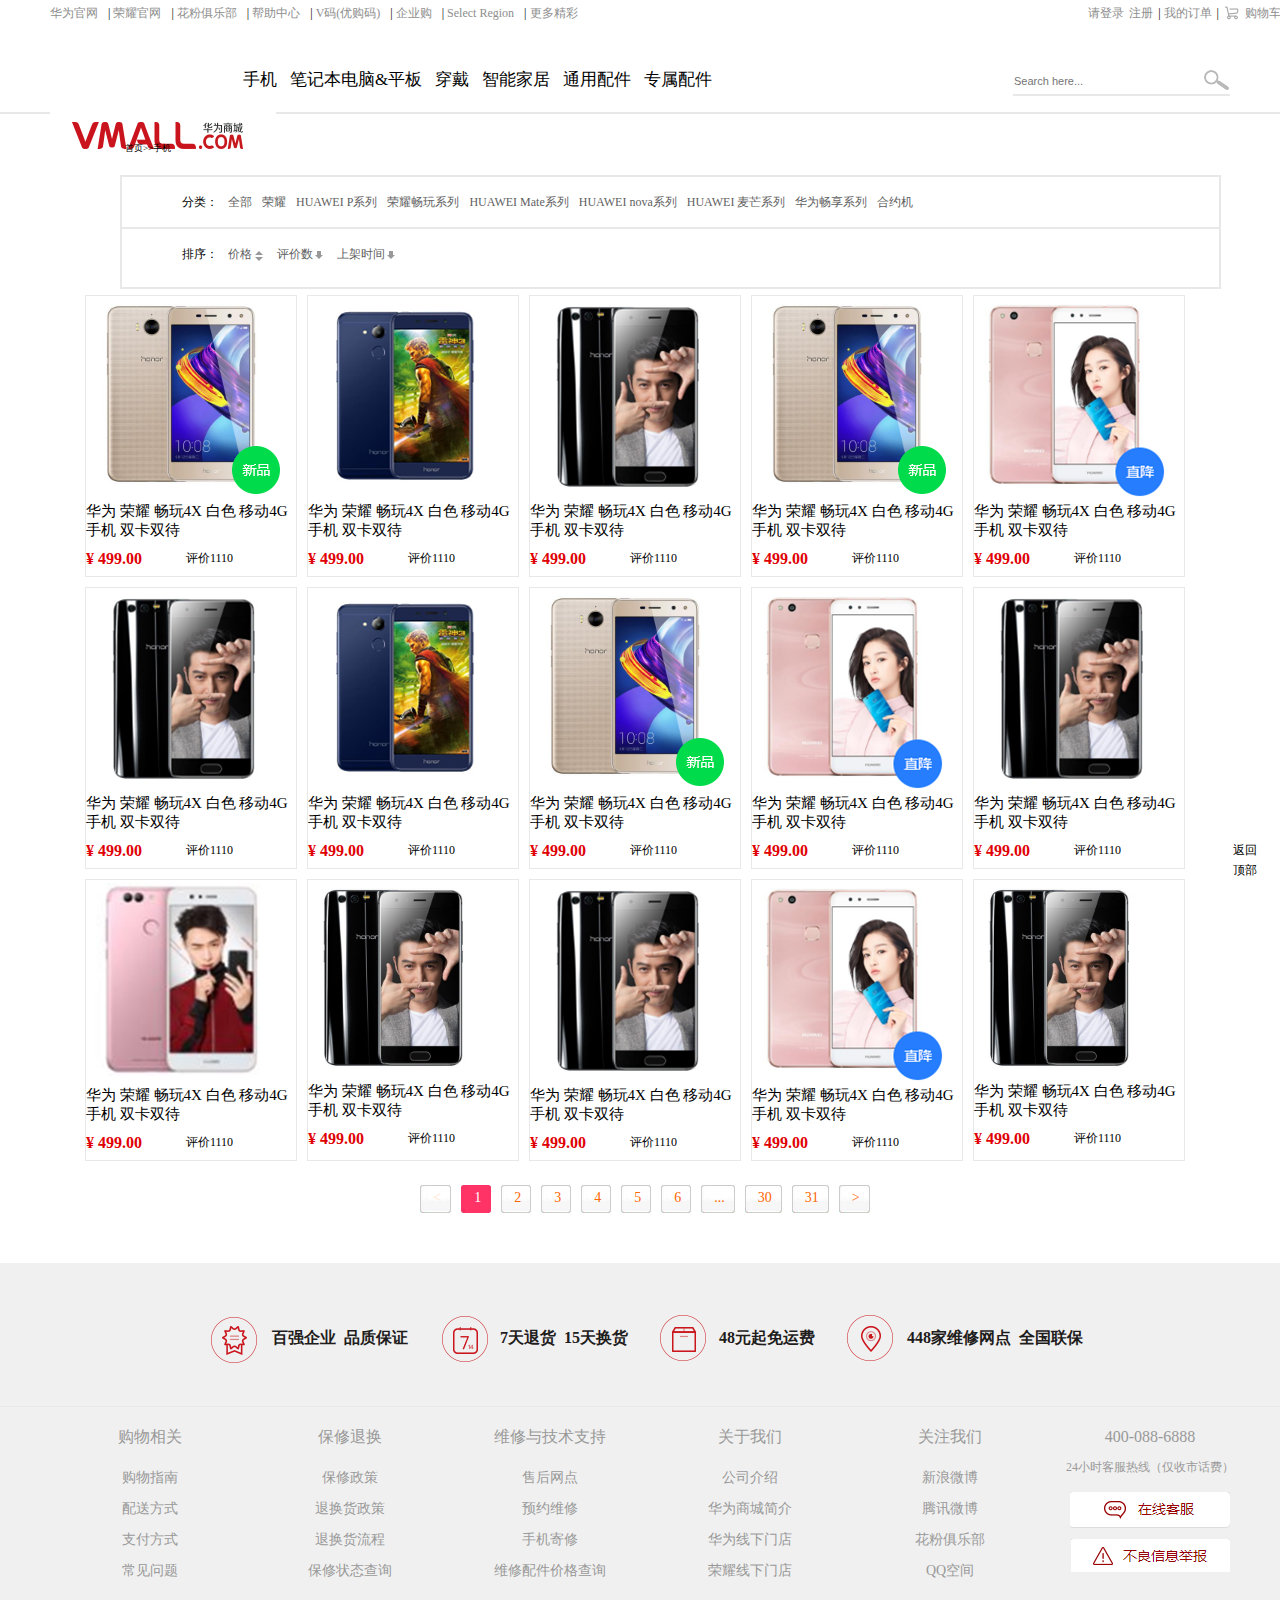
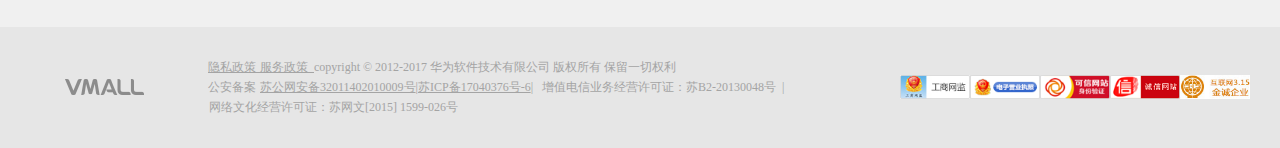
<file: 华为商城/华为商城2/huaweishoulist.html>
<!doctype html>
<html>
<head>
<meta charset="utf-8">
<link rel= "shortcut icon" type = "image/x-icon" href="../华为商城1/icon/华为图标.jpg"/>
<title>商城列表</title>
	<link href="css/showlist.css" rel="stylesheet" type="text/css">
	<script type="text/javascript">
		function show(n)
			{  
			document.getElementById(n).style.display="block";
			}
		function hide(n)
			{	
			document.getElementById(n).style.display="none";
			}
	</script>
	<script type="text/javascript">
	window.onload = function(){
	  var oTop = document.getElementById("to_top");
	  var screenw = document.documentElement.clientWidth || document.body.clientWidth;
	  var screenh = document.documentElement.clientHeight || document.body.clientHeight;
	  oTop.style.left = screenw - oTop.offsetWidth +"px";
	  oTop.style.top = screenh - oTop.offsetHeight + "px";
	  window.onscroll = function(){
		var scrolltop = document.documentElement.scrollTop || document.body.scrollTop;
		oTop.style.top = screenh - oTop.offsetHeight + scrolltop +"px";
	  }
	  oTop.onclick = function(){
		document.documentElement.scrollTop = document.body.scrollTop =0;
	  }
	  
	  	var messageshow = document.getElementsByClassName('messageshow');
		for(var i = 0; i<messageshow.length;i++){messageshow[i].index = i;}
		for(var i = 0; i<messageshow.length;i++)
		{
		  messageshow[i].onmouseover = function()
		  {
		  	messageshow[this.index].style.display = 'block';
		  }
		  messageshow[i].onmouseout = function()
		  {
		  	messageshow[this.index].style.display = 'none';
		  }
	
		}
     
	}  
	
	</script>
	</head>
<body>
	<div class="top">
		<div class="top_content">
			<div class="top_content_left">
			<ul>
				<li><a href="../华为商城1/index.html">华为官网</a></li>
				<li><span>|</span><a href="../华为商城4/商品详情页.html">荣耀官网</a></li>
				<li><span>|</span><a href="../华为商城4/商品详情页.html">花粉俱乐部</a></li>
				<li><span>|</span><a href="../华为商城4/商品详情页.html">帮助中心</a></li>
				<li><span>|</span><a href="../华为商城4/商品详情页.html">V码(优购码)</a></li>
				<li><span>|</span><a href="../华为商城4/商品详情页.html">企业购</a></li>
				<li><span>|</span><a href="../华为商城4/商品详情页.html">Select Region</a></li>
				<li><span>|</span><a href="../华为商城4/商品详情页.html">更多精彩</a></li>
			</ul>
		</div>
			<div class="top_content_right">
			<ul>
				<li><span>|</span><a href="../华为商城3/华为购物车.html"><img src="image/QQ图片20171122162431.png">购物车(0)</a></li>
				<li><span>|</span><a href="../华为商城4/商品详情页.html">我的订单</a></li>
				<li><a href="../华为商城4/商品详情页.html">注册</a></li>
				<li><a href="../华为商城4/商品详情页.html">请登录</a></li>
			</ul>
			</div>
	</div></div>
		<div class="top_bottom">
		  
			<div class="top_mid">
				
				<div class="top_mid2">
					
					<div class="top_mid_right">
						<ul>
							<li><a href="../华为商城4/商品详情页.html" onMouseOver="show('ite1')" onMouseOut="hide('ite1')">手机</a></li>
						<li><a href="../华为商城4/商品详情页.html"  onmouseover="show('ite2')" onMouseOut="hide('ite2')">笔记本电脑&amp;平板</a></li>
						<li><a href="../华为商城4/商品详情页.html" onMouseOver="show('ite3')" onMouseOut="hide('ite3')">穿戴</a></li>
						<li><a href="../华为商城4/商品详情页.html" onMouseOver="show('ite4')" onMouseOut="hide('ite4')">智能家居</a></li>
						<li><a href="../华为商城4/商品详情页.html" onMouseOver="show('ite5')" onMouseOut="hide('ite5')">通用配件</a></li>
						<li><a href="../华为商城4/商品详情页.html" >专属配件</a></li>
					    </ul>
					</div>
					<div class="top_search">
				<form action="" method="post">
						<input type="text" placeholder="Search here..." class="search_text">
					</form>
			</div>
				</div>
				<div class="top_mid_img"><img src="image/logo.png"></div>
			</div>
			
		</div>
			<div  id="ite1" class="messageshow" >
		        <div class="message_top"> <ul>
								<li class="messages1"><a href="../华为商城4/商品详情页.html">全部手机&gt;</a></li>
								<li><a href="../华为商城4/商品详情页.html">HUAWEI P系列</a></li>
								<li><a href="../华为商城4/商品详情页.html">荣耀畅玩系列</a></li>
								<li><a href="../华为商城4/商品详情页.html">HUAWEI Mate系列</a></li>
								<li><a href="../华为商城4/商品详情页.html">HUAWEI nova系列</a></li>
								<li><a href="../华为商城4/商品详情页.html">HUAWEI 麦芒系列</a></li>
								<li><a href="../华为商城4/商品详情页.html">华为畅享系列</a></li>
		         </ul></div>
		<div class="xiangqing">
			<div class="messagebox" >
				<a href="../华为商城4/商品详情页.html"><img src="image/10.png"></a>
				<p class="name0">HUAWEI P10</p>
				<p class="name1"><b>&yen;</b> <strong>4999.00</strong></p>
			</div>
			<div class="messagebox">
				<a href="../华为商城4/商品详情页.html"><img src="image/16.png"></a>
				<p class="name0">HUAWEI P10</p>
				<p class="name1"><b>&yen;</b> <strong>4999.00</strong></p>
			</div>
			<div class="messagebox">
				<a href="../华为商城4/商品详情页.html"><img src="image/15.png"></a>
				<p class="name0">HUAWEI P10</p>
				<p class="name1"><b>&yen;</b> <strong>4999.00</strong></p>
			</div>
			<div class="messagebox">
				<a href="../华为商城4/商品详情页.html"><img src="image/13.png"></a>
				<p class="name0">HUAWEI P10</p>
				<p class="name1"><b>&yen;</b> <strong>4999.00</strong></p>
			</div>
		</div>
		
	</div>	
	<div  id="ite2" class="messageshow">
		<ul>
								<li class="messages1"><a href="../华为商城4/商品详情页.html">全部手机&gt;</a></li>
								<li><a href="../华为商城4/商品详情页.html">HUAWEI P系列</a></li>
								<li><a href="../华为商城4/商品详情页.html">荣耀畅玩系列</a></li>
								<li><a href="../华为商城4/商品详情页.html">HUAWEI Mate系列</a></li>
								<li><a href="../华为商城4/商品详情页.html">HUAWEI nova系列</a></li>
								<li><a href="../华为商城4/商品详情页.html">HUAWEI 麦芒系列</a></li>
								<li><a href="../华为商城4/商品详情页.html">华为畅享系列</a></li>
		</ul>
		<div class="xiangqing">
			<div class="messagebox">
				<a href="../华为商城4/商品详情页.html"><img src="image/19.png"></a>
				<p class="name0">HUAWEI P10</p>
				<p class="name1"><b>&yen;</b> <strong>4999.00</strong></p>
			</div>
			<div class="messagebox">
				<a href="../华为商城4/商品详情页.html"><img src="image/20.png"></a>
				<p class="name0">HUAWEI P10</p>
				<p class="name1"><b>&yen;</b> <strong>4999.00</strong></p>
			</div>
			<div class="messagebox">
				<a href="../华为商城4/商品详情页.html"><img src="image/21.png"></a>
				<p class="name0">HUAWEI P10</p>
				<p class="name1"><b>&yen;</b> <strong>4999.00</strong></p>
			</div>
			<div class="messagebox">
				<a href="../华为商城4/商品详情页.html"><img src="image/23.png"></a>
				<p class="name0">HUAWEI P10</p>
				<p class="name1"><b>&yen;</b> <strong>4999.00</strong></p>
			</div>
		</div>
		
	</div>		
	<div id="ite3" class="messageshow" >
		<ul>
								<li class="messages1"><a href="../华为商城4/商品详情页.html">全部手机&gt;</a></li>
								<li><a href="../华为商城4/商品详情页.html">HUAWEI P系列</a></li>
								<li><a href="../华为商城4/商品详情页.html">荣耀畅玩系列</a></li>
								<li><a href="../华为商城4/商品详情页.html">HUAWEI Mate系列</a></li>
								<li><a href="../华为商城4/商品详情页.html">HUAWEI nova系列</a></li>
								<li><a href="../华为商城4/商品详情页.html">HUAWEI 麦芒系列</a></li>
								<li><a href="../华为商城4/商品详情页.html">华为畅享系列</a></li>
		</ul>
		<div class="xiangqing">
			<div class="messagebox">
				<a href="../华为商城4/商品详情页.html"><img src="image/27.png"></a>
				<p class="name0">HUAWEI P10</p>
				<p class="name1"><b>&yen;</b> <strong>4999.00</strong></p>
			</div>
			<div class="messagebox">
				<a href="../华为商城4/商品详情页.html"><img src="image/28.png"></a>
				<p class="name0">HUAWEI P10</p>
				<p class="name1"><b>&yen;</b> <strong>4999.00</strong></p>
			</div>
			<div class="messagebox">
				<a href="../华为商城4/商品详情页.html"><img src="image/29.png"></a>
				<p class="name0">HUAWEI P10</p>
				<p class="name1"><b>&yen;</b> <strong>4999.00</strong></p>
			</div>
		</div>
		
	</div>		
	<div id="ite4" class="messageshow" >
		<ul>
								<li class="messages1"><a href="../华为商城4/商品详情页.html">全部手机&gt;</a></li>
								<li><a href="../华为商城4/商品详情页.html">HUAWEI P系列</a></li>
								<li><a href="../华为商城4/商品详情页.html">荣耀畅玩系列</a></li>
								<li><a href="../华为商城4/商品详情页.html">HUAWEI Mate系列</a></li>
								<li><a href="../华为商城4/商品详情页.html">HUAWEI nova系列</a></li>
								<li><a href="../华为商城4/商品详情页.html">HUAWEI 麦芒系列</a></li>
								<li><a href="../华为商城4/商品详情页.html">华为畅享系列</a></li>
		</ul>
		<div class="xiangqing">
			<div class="messagebox">
				<a href="../华为商城4/商品详情页.html"><img src="image/31.png"></a>
				<p class="name0">HUAWEI P10</p>
				<p class="name1"><b>&yen;</b> <strong>4999.00</strong></p>
			</div>
			<div class="messagebox">
				<a href="../华为商城4/商品详情页.html"><img src="image/32.png"></a>
				<p class="name0">HUAWEI P10</p>
				<p class="name1"><b>&yen;</b> <strong>4999.00</strong></p>
			</div>
			<div class="messagebox">
				<a href="../华为商城4/商品详情页.html"><img src="image/33.png"></a>
				<p class="name0">HUAWEI P10</p>
				<p class="name1"><b>&yen;</b> <strong>4999.00</strong></p>
			</div>
		</div>
		
	</div>		
	<div  id="ite5" class="messageshow">
		<ul>
								<li class="messages1"><a href="../华为商城4/商品详情页.html">全部手机&gt;</a></li>
								<li><a href="../华为商城4/商品详情页.html">HUAWEI P系列</a></li>
								<li><a href="../华为商城4/商品详情页.html">荣耀畅玩系列</a></li>
								<li><a href="../华为商城4/商品详情页.html">HUAWEI Mate系列</a></li>
								<li><a href="../华为商城4/商品详情页.html">HUAWEI nova系列</a></li>
								<li><a href="../华为商城4/商品详情页.html">HUAWEI 麦芒系列</a></li>
								<li><a href="../华为商城4/商品详情页.html">华为畅享系列</a></li>
		</ul>
		<div class="xiangqing">
			<div class="messagebox">
				<a href="../华为商城4/商品详情页.html"><img src="image/35.png"></a>
				<p class="name0">HUAWEI P10</p>
				<p class="name1"><b>&yen;</b> <strong>4999.00</strong></p>
			</div>
			<div class="messagebox">
				<a href="../华为商城4/商品详情页.html"><img src="image/38.png"></a>
				<p class="name0">HUAWEI P10</p>
				<p class="name1"><b>&yen;</b> <strong>4999.00</strong></p>
			</div>
			<div class="messagebox">
				<a href="../华为商城4/商品详情页.html"><img src="image/39.png"></a>
				<p class="name0">HUAWEI P10</p>
				<p class="name1"><b>&yen;</b> <strong>4999.00</strong></p>
			</div>
			<div class="messagebox">
				<a href="../华为商城4/商品详情页.html"><img src="image/40.png"></a>
				<p class="name0">HUAWEI P10</p>
				<p class="name1"><b>&yen;</b> <strong>4999.00</strong></p>
			</div>
		</div>
		
	</div>		


	 <div class="wrap_top"><p><a href="../华为商城4/商品详情页.html">首页</a>&gt;&gt;手机</p></div>
	
	<div class="wrap">
	  <div class="wrap_mid_all">
		<div class="wrap_mid">
		    <div class="wrap_mid1">
				<ul class="na">
					<li>分类：</li>
					<li><a href="../华为商城4/商品详情页.html">全部</a></li>
					<li><a href="../华为商城4/商品详情页.html">荣耀</a></li>
					<li><a href="../华为商城4/商品详情页.html">HUAWEI P系列</a></li>
					<li><a href="../华为商城4/商品详情页.html">荣耀畅玩系列</a></li>
					<li><a href="../华为商城4/商品详情页.html">HUAWEI Mate系列</a></li>
					<li><a href="../华为商城4/商品详情页.html">HUAWEI nova系列</a></li>
					<li><a href="../华为商城4/商品详情页.html">HUAWEI 麦芒系列</a></li>
					<li><a href="../华为商城4/商品详情页.html">华为畅享系列</a></li>
					<li><a href="../华为商城4/商品详情页.html">合约机</a></li>
				</ul>
			
			</div>
			<div class="wrap_mid2">
				
				<ul class="nb">
					<li>排序：</li>
					<li><a href="../华为商城4/商品详情页.html">价格</a><img src="image/QQ图片20171123140937.png"></li>
					<li><a href="../华为商城4/商品详情页.html">评价数</a><img src="image/QQ图片20171123140956.png"></li>
					<li><a href="../华为商城4/商品详情页.html">上架时间</a><img src="image/QQ图片20171123140956.png"></li>
				</ul>
			</div>
		</div>
		</div>
		<div class="BOX1">
		<div class="wrap_bottom">
		    <ul>
				<li>
					<div id="item1" class="wrap_bottom1">
						<a href="../华为商城4/商品详情页.html"><img src="image/3.png"></a>
                		<p class="title">华为 荣耀 畅玩4X 白色 移动4G手机 双卡双待</p>
                		<p class="price"> <b>&yen;</b> <strong>499.00</strong> </p>
                		<p class="number"><a href="../华为商城4/商品详情页.html"> 评价<span>1110</span></a> </p>
					</div>
				</li>
				<li>
					<div class="wrap_bottom1">
						<a href="../华为商城4/商品详情页.html"><img src="image/4.png"></a>
                		<p class="title">华为 荣耀 畅玩4X 白色 移动4G手机 双卡双待</p>
                		<p class="price"> <b>&yen;</b> <strong>499.00</strong> </p>
                		<p class="number"><a href="../华为商城4/商品详情页.html"> 评价<span>1110</span></a> </p>
					</div>
				</li>
				<li>
					<div class="wrap_bottom1">
						<a href="../华为商城4/商品详情页.html"><img src="image/8.png"></a>
                		<p class="title">华为 荣耀 畅玩4X 白色 移动4G手机 双卡双待</p>
                		<p class="price"> <b>&yen;</b> <strong>499.00</strong> </p>
                		<p class="number"><a href="../华为商城4/商品详情页.html"> 评价<span>1110</span></a> </p>
					</div>
				</li>
				<li>
					<div class="wrap_bottom1">
						<a href="../华为商城4/商品详情页.html"><img src="image/3.png"></a>
                		<p class="title">华为 荣耀 畅玩4X 白色 移动4G手机 双卡双待</p>
                		<p class="price"> <b>&yen;</b> <strong>499.00</strong> </p>
                		<p class="number"><a href="../华为商城4/商品详情页.html"> 评价<span>1110</span></a> </p>
					</div>
				</li>
				<li>
					<div class="wrap_bottom1">
						<a href="../华为商城4/商品详情页.html"><img src="image/1.png"></a>
                		<p class="title">华为 荣耀 畅玩4X 白色 移动4G手机 双卡双待</p>
                		<p class="price"> <b>&yen;</b> <strong>499.00</strong> </p>
                		<p class="number"><a href="../华为商城4/商品详情页.html"> 评价<span>1110</span></a> </p>
					</div>
				</li>
				<li>
					<div id="item2" class="wrap_bottom1">
						<a href="../华为商城4/商品详情页.html"><img src="image/8.png"></a>
                		<p class="title">华为 荣耀 畅玩4X 白色 移动4G手机 双卡双待</p>
                		<p class="price"> <b>&yen;</b> <strong>499.00</strong> </p>
                		<p class="number"><a href="../华为商城4/商品详情页.html"> 评价<span>1110</span></a> </p>
					</div>
				</li>
				<li>
					<div class="wrap_bottom1">
						<a href="../华为商城4/商品详情页.html"><img src="image/4.png"></a>
                		<p class="title">华为 荣耀 畅玩4X 白色 移动4G手机 双卡双待</p>
                		<p class="price"> <b>&yen;</b> <strong>499.00</strong> </p>
                		<p class="number"><a href="../华为商城4/商品详情页.html"> 评价<span>1110</span></a> </p>
					</div>
				</li>
				<li>
					<div class="wrap_bottom1">
						<a href="../华为商城4/商品详情页.html"><img src="image/3.png"></a>
                		<p class="title">华为 荣耀 畅玩4X 白色 移动4G手机 双卡双待</p>
                		<p class="price"> <b>&yen;</b> <strong>499.00</strong> </p>
                		<p class="number"><a href="../华为商城4/商品详情页.html"> 评价<span>1110</span></a> </p>
					</div>
				</li>
				<li>
					<div class="wrap_bottom1">
						<a href="../华为商城4/商品详情页.html"><img src="image/1.png"></a>
                		<p class="title">华为 荣耀 畅玩4X 白色 移动4G手机 双卡双待</p>
                		<p class="price"> <b>&yen;</b> <strong>499.00</strong> </p>
                		<p class="number"><a href="../华为商城4/商品详情页.html"> 评价<span>1110</span></a> </p>
					</div>
				</li>
				<li>
					<div class="wrap_bottom1">
						<a href="../华为商城4/商品详情页.html"><img src="image/8.png"></a>
                		<p class="title">华为 荣耀 畅玩4X 白色 移动4G手机 双卡双待</p>
                		<p class="price"> <b>&yen;</b> <strong>499.00</strong> </p>
                		<p class="number"><a href="../华为商城4/商品详情页.html"> 评价<span>1110</span></a> </p>
					</div>
				</li>
				<li>
					<div id="item3" class="wrap_bottom1">
						<a href="../华为商城4/商品详情页.html"><img src="image/2.png"></a>
                		<p class="title">华为 荣耀 畅玩4X 白色 移动4G手机 双卡双待</p>
                		<p class="price"> <b>&yen;</b> <strong>499.00</strong> </p>
                		<p class="number"><a href="../华为商城4/商品详情页.html"> 评价<span>1110</span></a> </p>
					</div>
				</li>
				<li>
					<div class="wrap_bottom1">
						<a href="../华为商城4/商品详情页.html"><img src="image/5.png"></a>
                		<p class="title">华为 荣耀 畅玩4X 白色 移动4G手机 双卡双待</p>
                		<p class="price"> <b>&yen;</b> <strong>499.00</strong> </p>
                		<p class="number"><a href="../华为商城4/商品详情页.html"> 评价<span>1110</span></a> </p>
					</div>
				</li>
				<li>
					<div class="wrap_bottom1">
						<a href="../华为商城4/商品详情页.html"><img src="image/8.png"></a>
                		<p class="title">华为 荣耀 畅玩4X 白色 移动4G手机 双卡双待</p>
                		<p class="price"> <b>&yen;</b> <strong>499.00</strong> </p>
                		<p class="number"><a href="../华为商城4/商品详情页.html"> 评价<span>1110</span></a> </p>
					</div>
				</li>
				<li>
					<div class="wrap_bottom1">
						<a href="../华为商城4/商品详情页.html"><img src="image/1.png"></a>
                		<p class="title">华为 荣耀 畅玩4X 白色 移动4G手机 双卡双待</p>
                		<p class="price"> <b>&yen;</b> <strong>499.00</strong> </p>
                		<p class="number"><a href="../华为商城4/商品详情页.html"> 评价<span>1110</span></a> </p>
					</div>
				</li>
				<li>
					<div class="wrap_bottom1">
						<a href="../华为商城4/商品详情页.html"><img src="image/5.png"></a>
                		<p class="title">华为 荣耀 畅玩4X 白色 移动4G手机 双卡双待</p>
                		<p class="price"> <b>&yen;</b> <strong>499.00</strong> </p>
                		<p class="number"><a href="../华为商城4/商品详情页.html"> 评价<span>1110</span></a> </p>
					</div>
				</li>
			</ul>
		</div>
			
		</div>
		
		
	</div><div class="page-normal">
    <a class="page-prev"><span>&lt;</span></a>
    <a class="page-current"><span>1</span></a>
    <a href="#"><span>2</span></a>
    <a href="#"><span>3</span></a>
    <a href="#"><span>4</span></a>
    <a href="#"><span>5</span></a>
    <a href="#"><span>6</span></a>
    <a href="#"><span>...</span></a>
    <a href="#"><span>30</span></a>
    <a href="#"><span>31</span></a>
    <a href="#" class="page-next"><span>&gt;</span></a>
</div>

	<div id="to_top">返回顶部</div>
	<div class="show_bottom1">
		    <ul>
				<li><a href="#"><img src="image/QQ图片20171123171121.png">百强企业&nbsp;&nbsp;品质保证</a></li>
				<li><a href="#"><img src="image/QQ图片20171123171204.png">7天退货&nbsp;&nbsp;15天换货</a></li>
				<li><a href="#"><img src="image/QQ图片20171123171248.png">48元起免运费</a></li>
				<li><a href="#"><img src="image/QQ图片20171123200717.png">448家维修网点&nbsp;&nbsp;全国联保</a></li>
			</ul>
		</div>
		<div class="show_bottom2">
			<div class="show_bottom_content">
			<ul>
				<li><a href="#">购物相关</a>
					<ul>
						<li><a href="#">购物指南</a></li>
						<li><a href="#">配送方式</a></li>
						<li><a href="#">支付方式</a></li>
						<li><a href="#">常见问题</a></li>
					</ul>
				</li>
				<li><a href="#">保修退换</a>
					<ul>
						<li><a href="#">保修政策</a></li>
						<li><a href="#">退换货政策</a></li>
						<li><a href="#">退换货流程</a></li>
						<li><a href="#">保修状态查询</a></li>
					</ul>
				</li>
				<li><a href="#">维修与技术支持</a>
					<ul>
						<li><a href="#">售后网点</a></li>
						<li><a href="#">预约维修</a></li>
						<li><a href="#">手机寄修</a></li>
						<li><a href="#">维修配件价格查询</a></li>
					</ul>
				</li>
				<li><a href="#">关于我们</a>
					<ul>
						<li><a href="#">公司介绍</a></li>
						<li><a href="#">华为商城简介</a></li>
						<li><a href="#">华为线下门店</a></li>
						<li><a href="#">荣耀线下门店</a></li>
					</ul>
				</li>
				<li><a href="#">关注我们</a>
					<ul>
						<li><a href="#">新浪微博</a></li>
						<li><a href="#">腾讯微博</a></li>
						<li><a href="#">花粉俱乐部</a></li>
						<li><a href="#">QQ空间</a></li>
					</ul>
				</li>
				<li><a href="#">400-088-6888</a>
				    <p>24小时客服热线（仅收市话费）</p>
					<ul>
						<li><a href="#"><img src="image/QQ图片20171123214108.png"></a></li>
						<li><a href="#"><img src="image/QQ图片20171123214118.png"></a></li>
					</ul>
				</li>
				
			</ul>
		</div>
		
			
		</div>
		<div class="show_bottom3">
		
			<div class="leftArea">
				<a href="#"><img src="image/flogo.png"></a>
			</div>

			<div class="midArea">
				<li><a href="#" class="ss1">隐私政策&nbsp;&nbsp;</a><a href="#">服务政策&nbsp;&nbsp;</a><span>copyright © 2012-2017 华为软件技术有限公司 版权所有 保留一切权利</span></li>
				<li><span class="ss1">公安备案&nbsp;&nbsp;</span><a href="#">苏公网安备32011402010009号</a><span>|</span><a href="#">苏ICP备17040376号-6</a><span>|</span>&nbsp;&nbsp;&nbsp;增值电信业务经营许可证：苏B2-20130048号<span>&nbsp;&nbsp;|</span></li>
				<li><span class="ss3">网络文化经营许可证：苏网文[2015] 1599-026号</span></li>
			</div>
			<div class="rightArea1">
				<div class="imgBox">
					<a href="#"><img src="image/s1.jpg"></a>
					<a href="#"><img src="image/s2.png"></a>
					<a href="#"><img src="image/s3.png"></a>
					<a href="#"><img src="image/s4.png"></a>
					<a href="#"><img src="image/s5.jpg"></a>
				</div>
			</div>
		</div>
</body>
</html>
</file>
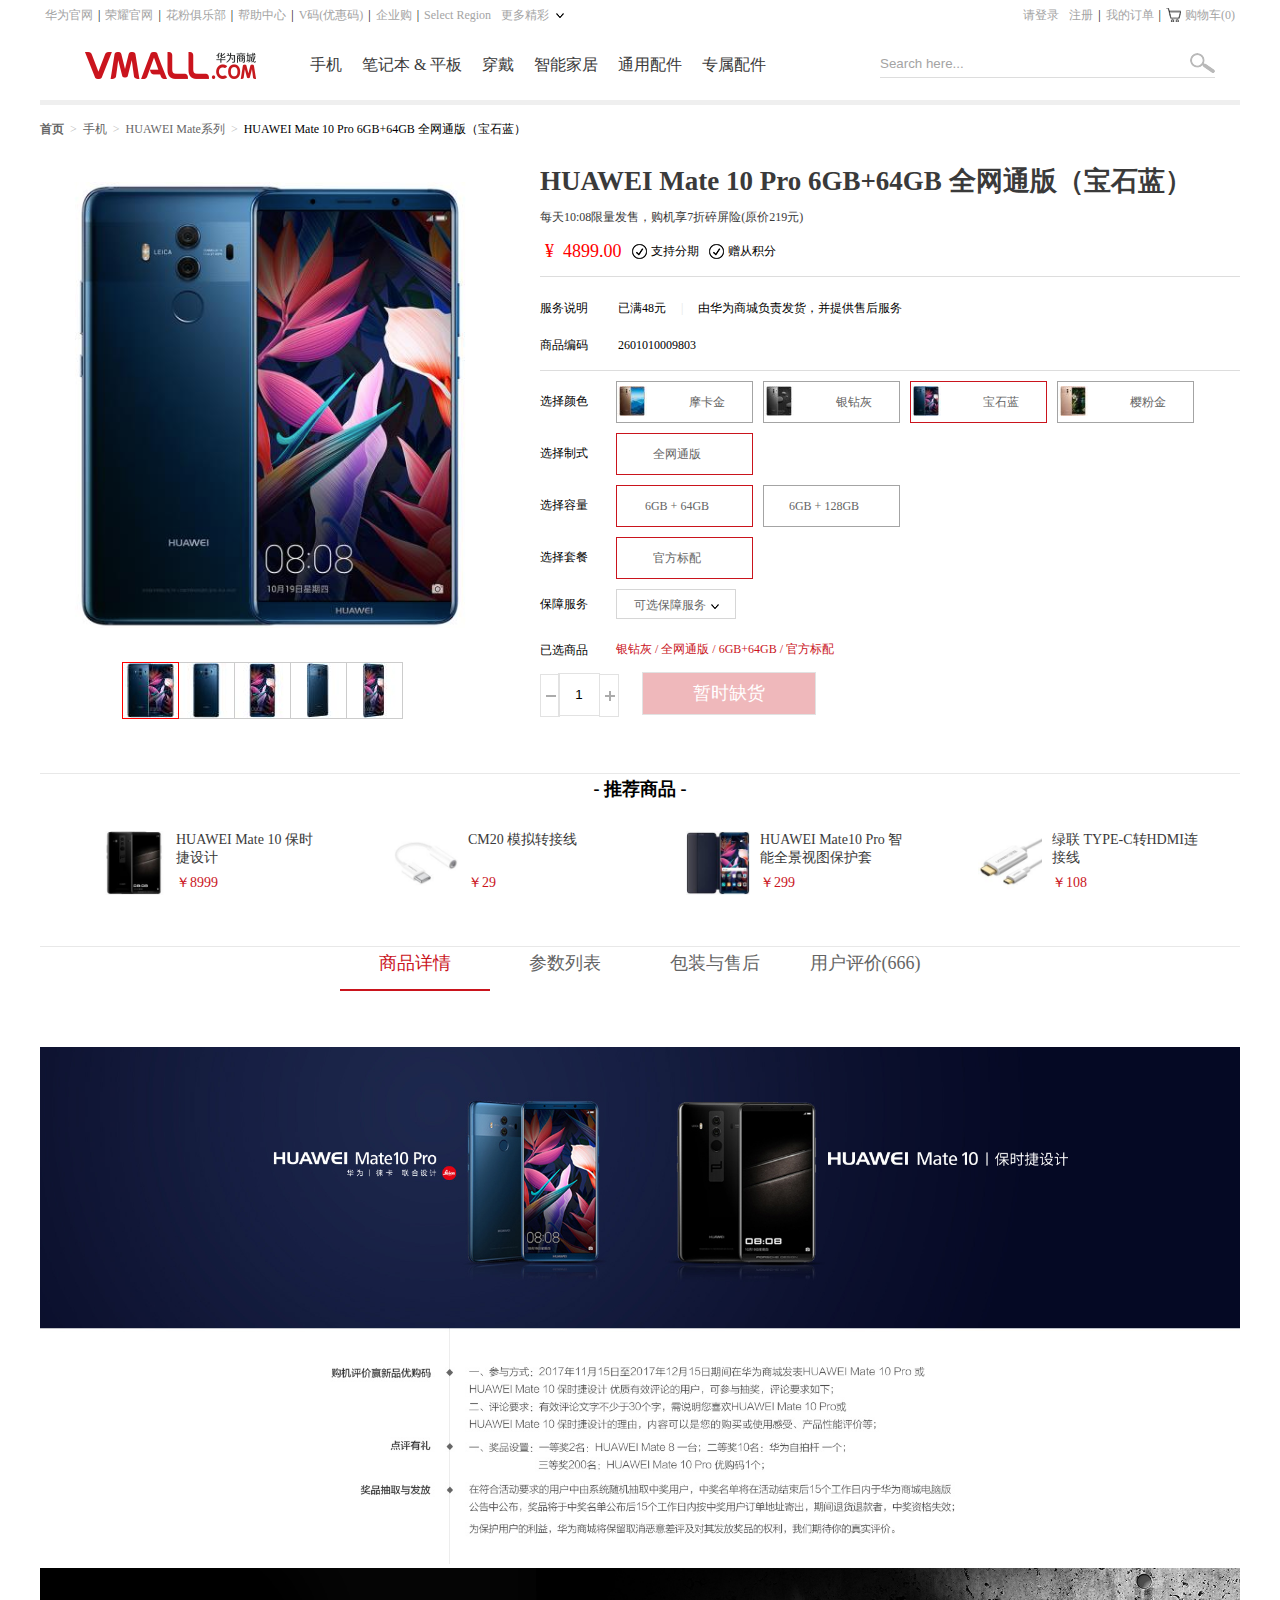
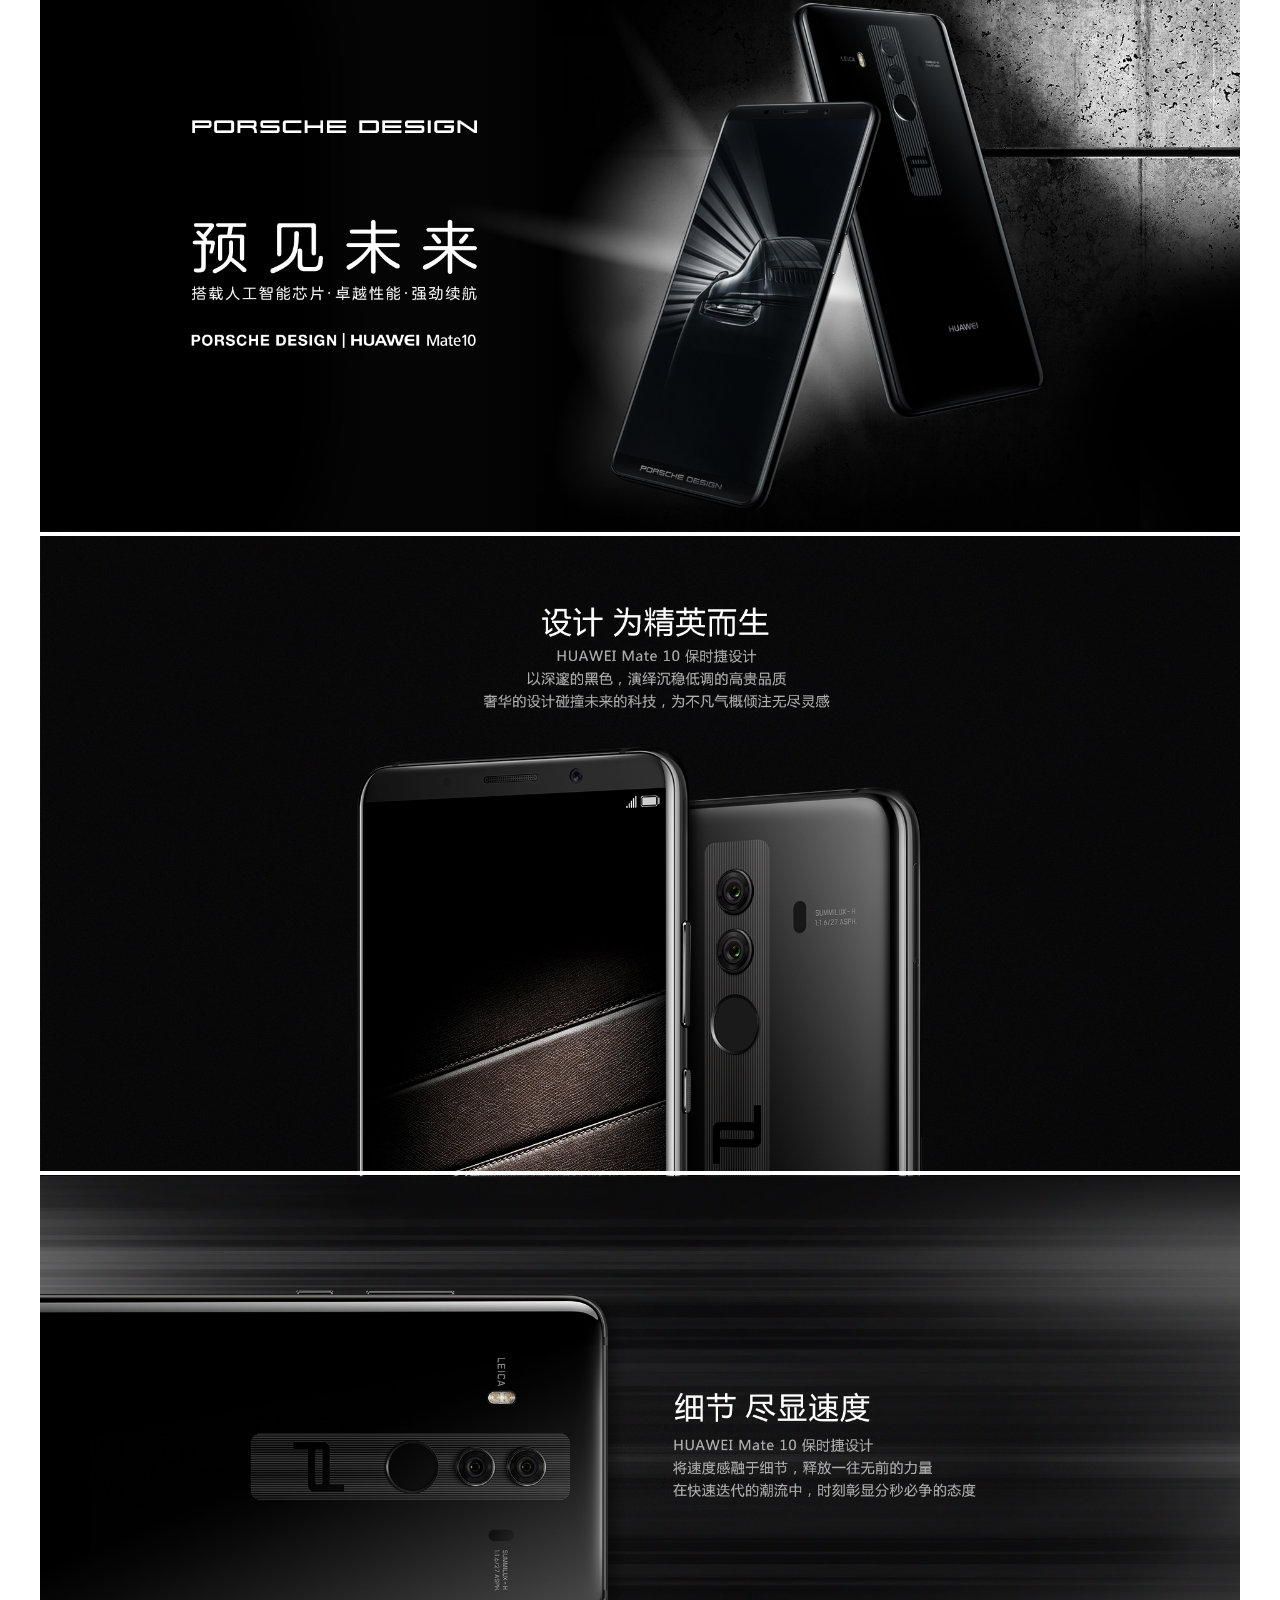
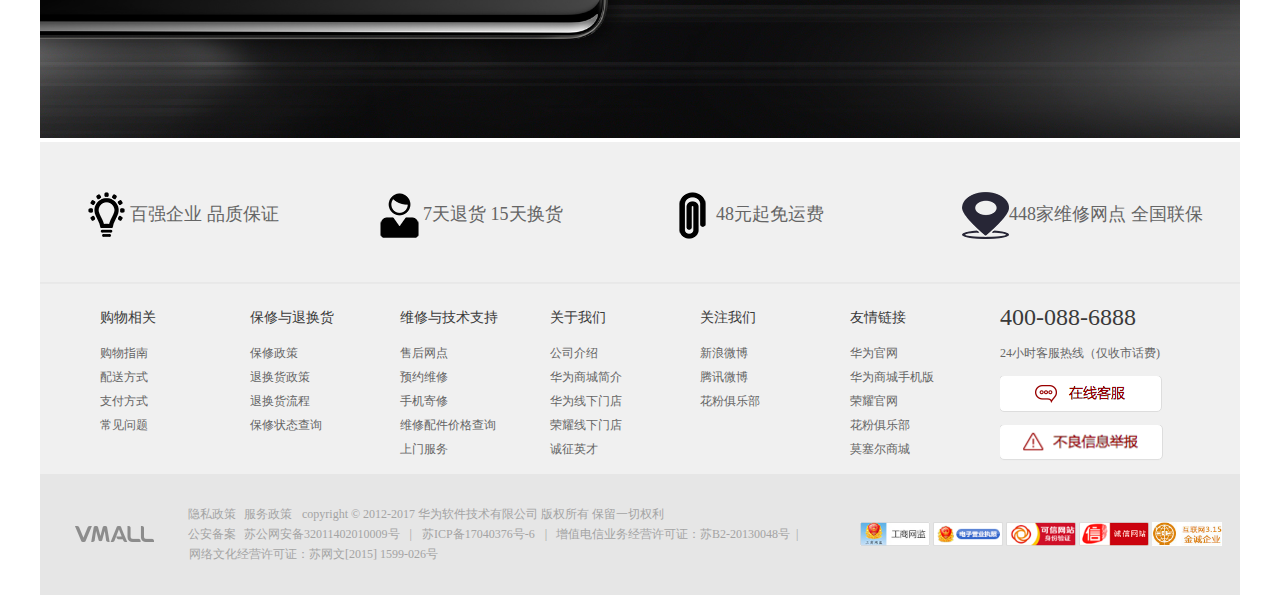
<file: 华为商城/华为商城4/商品详情页.html>
<!DOCTYPE html>
<html>
<head>
	<title>详情页</title>
	<link rel="stylesheet" type="text/css" href="css/reset.css">
	<link rel="stylesheet" type="text/css" href="css/main.css">
	<script type="text/javascript" src="js/jquery-3.2.1.min.js"></script>
	<script type="text/javascript" src="js/main.js"></script>
</head>
<body>
	<div class="topBar comWidth">
		<div class="leftArea">
			<ul>
				<li><a href="../华为商城1/index.html">华为官网</a>|</li>
				<li><a href="#">荣耀官网</a>|</li>
				<li><a href="#">花粉俱乐部</a>|</li>
				<li><a href="#">帮助中心</a>|</li>
				<li><a href="#">V码(优惠码)</a>|</li>
				<li><a href="#">企业购</a>|</li>
				<li><a href="#">Select Region</a></li>
				<li><a href="#" class="arrow">更多精彩</a></li>
			</ul>
		</div>
		<div class="rightArea">
			<ul>
				<li><a href="#">请登录</a></li>
				<li><a href="#">注册</a>|</li>
				<li><a href="#">我的订单</a>|</li>
				<li><a href="#" class="shopCar">购物车(0)</a></li>
			</ul>
		</div>
	</div>
	<div class="logoBar comWidth">
		<div class="leftArea">
			<a href="#"><img src="img/logo.png" alt="华为官网"></a>
		</div>
		<div class="midArea fl">
			<ul>
				<li><a href="#">手机</a></li>
				<li><a href="#">笔记本&nbsp;&amp;&nbsp;平板</a></li>
				<li><a href="#">穿戴</a></li>
				<li><a href="#">智能家居</a></li>
				<li><a href="#">通用配件</a></li>
				<li><a href="#">专属配件</a></li>
			</ul>
		</div>
		<div class="rightArea">
			<input type="text" placeholder="Search here..." class="search_text">
		</div>
	</div>
	<div class="userPosition comWidth">
		<strong><a href="#">首页</a></strong>
		<span>&nbsp;&gt;&nbsp;</span>
		<a href="#">手机</a>
		<span>&nbsp;&gt;&nbsp;</span>
		<a href="#">HUAWEI Mate系列</a>
		<span>&nbsp;&gt;&nbsp;</span>
		<em>HUAWEI&nbsp;Mate&nbsp;10&nbsp;Pro&nbsp;6GB+64GB&nbsp;全网通版（宝石蓝） </em>
	</div>
	<div class="hr10"></div>
	<div class="description_info comWidth clearfix">
		<div class="description">
			<div class="leftArea">
				<div class="descriptionImgs">
					<div class="big">
						<img src="img/big.png" alt="HUAWEI Mate 10 Pro">
						<ul class="des_smimg clearfix">
							<!-- <li><a href="#"><img src="img/left.png"></a></li> -->
							<li><a href="javascript:"><img src="img/01.jpg" class="active" alt=""></a></li>
							<li><a href="javascript:"><img src="img/02.jpg" alt=""></a></li>
							<li><a href="javascript:"><img src="img/03.jpg" alt=""></a></li>
							<li><a href="javascript:"><img src="img/04.jpg" alt=""></a></li>
							<li><a href="javascript:"><img src="img/05.jpg" alt=""></a></li>
							<!-- <li><a href="#"><img src="img/right.png"></a></li> -->
						</ul>
					</div>
				</div>
			</div>
			<div class="rightArea clearfix">
				<div class="des_content">
					<h1 class="des_content_tit">HUAWEI Mate 10 Pro 6GB+64GB 全网通版（宝石蓝）</h1>
					<span class="show">每天10:08限量发售，购机享7折碎屏险(原价219元)</span>
					<div class="priceBar clearfix">
						<ul>
							<li class="price">¥&nbsp;&nbsp;4899.00</li>
							<li class="showicon">支持分期</li>
							<li class="showicon">赠从积分</li>
						</ul>
					</div>
				</div>
				<div class="xiangxi">
					<div class="HW"><div class="gd">服务说明</div>已满48元<span class="xia">|</span>由华为商城负责发货，并提供售后服务</div>
					<div class="HW"><div class="gd">商品编码</div>2601010009803</div>
				</div>
				<div class="hr16"></div>
				<div class="choose clearfix">
					<div class="produce">
						<label>选择颜色</label>
						<div class="produce_detail">
							<ul>
								<li><a href="javascript:"><img src="img/1.jpg"><span class="yanse">摩卡金</span></a></li>
								<li><a href="javascript:"><img src="img/2.jpg"><span class="yanse">银钻灰</span></a></li>
								<li><a href="javascript:" class="active"><img src="img/3.jpg"><span class="yanse">宝石蓝</span></a></li>
								<li><a href="javascript:"><img src="img/4.jpg"><span class="yanse">樱粉金</span></a></li>
							</ul>
						</div>
					</div>
					<div class="produce">
						<label>选择制式</label>
						<div class="produce_detail">
							<ul>
								<li><a href="javascript:" class="active"><span class="zhishi">全网通版</span></a></li>
							</ul>
						</div>
					</div>
					<div class="produce fl">
						<label>选择容量</label>
						<div class="produce_detail">
							<ul>
								<li><a href="javascript:" class="active"><span class="zhishi">6GB + 64GB</span></a></li>
								<li><a href="javascript:"><span class="zhishi">6GB + 128GB</span></a></li>
							</ul>
						</div>
					</div>
					<div class="produce fl">
						<label>选择套餐</label>
						<div class="produce_detail">
							<ul>
								<li><a href="javascript:" class="active"><span class="zhishi">官方标配</span></a></li>
							</ul>
						</div>
					</div>
					<div class="produce1 fl">
						<label class="fuwu">保障服务</label>
						<a href="#" class="baozhang"><span>可选保障服务</span><img src="img/arrow.png" alt="arrow"></a>
					</div>
					<div class="produce2 fl">
						<label class="yixuan">已选商品</label>
						<p>银钻灰 / 全网通版 / 6GB+64GB / 官方标配</p>
					</div>
					<div class="produce3 fl clearfix">
						<div class="produceText">
							<a href="#" class="a1"><img src="img/jian.png"></a>
							<input type="text" value="1" class="textArea">
							<a href="#" class="a2"><img src="img/jia.png"></a>
							<a href="#" class="a3">暂时缺货</a>
						</div>
					</div>
				</div>
			</div>
		</div>
	</div>
	<h2 class="tuijian comWidth">- 推荐商品 -</h2>
	<div class="productMain comWidth">
		<ul>
			<li><a href="#"><img src="img/shouji.jpg"><span>HUAWEI Mate 10 保时捷设计</span><em>￥8999</em></a></li>
			<li><a href="#"><img src="img/zhuanjiexian.jpg"><span>CM20 模拟转接线</span><em>￥29</em></a></li>
			<li><a href="#"><img src="img/baohutao.jpg"><span>HUAWEI Mate10 Pro 智能全景视图保护套</span><em>￥299</em></a></li>
			<li><a href="#"><img src="img/lianjie.jpg"><span>绿联 TYPE-C转HDMI连接线</span><em>￥108</em></a></li>
		</ul>
	</div>
	<div class="box">
		<div class="shoplian comWidth">
			<ul>
				<li><a href="javascript:" class="active">商品详情<em></em></a></li>
				<li><a href="javascript:">参数列表<em></em></a></li>
				<li><a href="javascript:">包装与售后<em></em></a></li>
				<li><a href="javascript:">用户评价(666)<em></em></a></li>
			</ul>
		</div>
		<div class="tapbox">
			<div class="tupian comWidth diva">
				<ul>
					<li><img src="img/big1.jpg"></li>
					<li><img src="img/big2.jpg"></li>
					<li><img src="img/big3.jpg"></li>
					<li><img src="img/big4.jpg"></li>
				</ul>
			</div>
			<div class="canshu comWidth diva">
				<h2>主要参数</h2>
				<ul class="canshu1">
					<li><label>传播名</label><span>HUAWEI Mate 10 Pro</span></li>
					<li><label>上市时间</label><span>2017年11月</span></li>
					<li><label>CPU型号</label><span>麒麟970</span></li>
					<li><label>CPU核数</label><span>八核 + 微智核i7</span></li>
					<li><label>双卡</label><span>双卡双待单通</span></li>
					<li><label>屏幕尺寸</label><span>6.0英寸</span></li>
					<li><label>屏幕色彩</label><span>1670万色，色彩饱和度(NTSC): 112%（典型值）</span></li>
					<li><label>分辨率</label><span>2160*1080像素</span></li>
					<li><label>运行内存（RAM）</label><span>6GB（备注：可使用的内存容量小于此值，因为手机软件占用的空间）</span></li>
					<li><label>机身内存（ROM）</label><span>128GB（备注：可使用的内存容量小于此值，因为手机软件占用的空间）</span></li>
					<li><label>主摄像头</label><span>1200万（彩色）＋2000万（黑白），f/1.6光圈，徕卡镜头，支持OIS光学防抖（备注:不同拍照模式的照片像素会有差异）</span></li>
					<li><label>副摄像头</label><span>800万，f/2.0光圈， FF （备注:不同拍照模式的照片像素会有差异）</span></li>
					<li><label>电池容量</label><span>最大支持5A大电流充电4000mAh（典型值) </span></li>
				</ul>
			</div>
			<div class="div1 comWidth diva">
				<h2 id="packagTitleId" class="product-title" >包装</h2>
				<div id="pro-tab-package-service-content" class="product-packing clearfix"><div id="pro-tab-package-content-838944902"><p><span style="color:#333"><em>手机（含内置电池） X 1</em><em>5A大电流华为SuperCharge充电器 X 1</em><em>5A USB数据线 X 1</em><em>USB-C数字耳机 X 1</em><em>USB-C转3.5mm耳机转接线 X 1</em><em>快速指南 X 1</em><em>三包凭证 X 1</em><em>取卡针 X 1</em><em>保护壳 X 1</em></span></p></div></div>
				<h2 id="customerServiceTitle" class="product-title">售后服务</h2>
				<div class="aaa">
					<ul>
						<li>本产品全国联保，享受三包服务，质保期为：一年质保</li>
						<li>如因质量问题或故障，凭厂商维修中心或特约维修点的质量检测证明，享受7天内退货，15日内换货，15日以上在质保期内享受免费保修等三包服务！</li>
						<li>售后服务电话：400-830-8300</li>
						<li>华为消费者BG官网： https://consumer.huawei.com/cn/</li>
					</ul>
				</div>
			</div>
			<div class="div2 comWidth diva">4739473</div>
		</div>
	</div>
	<div class="dibu comWidth">
		<ul>
			<li><a href="#"><img src="img/top1.png">百强企业 品质保证</a></li>
			<li><a href="#"><img src="img/top4.png">7天退货 15天换货</a></li>
			<li><a href="#"><img src="img/top3.png">48元起免运费</a></li>
			<li><a href="#"><img src="img/top2.png">448家维修网点 全国联保</a></li>
		</ul>
	</div>
	<div class="serverContainer comWidth">
		<dl class="s1 fl">
			<dt>
				<!-- <p class="line"></p> -->
				<p class="title">购物相关</p>
			</dt>
			<dd>
				<ul>
					<li><a href="#">购物指南</a></li>
					<li><a href="#">配送方式</a></li>
					<li><a href="#">支付方式</a></li>
					<li><a href="#">常见问题</a></li>
				</ul>
			</dd>
		</dl>
		<dl class="s1 fl">
			<dt>
				<!-- <p class="line"></p> -->
				<p class="title">保修与退换货</p>
			</dt>
			<dd>
				<ul>
					<li><a href="#">保修政策</a></li>
					<li><a href="#">退换货政策</a></li>
					<li><a href="#">退换货流程</a></li>
					<li><a href="#">保修状态查询</a></li>
				</ul>
			</dd>
		</dl>
		<dl class="s1 fl">
			<dt>
				<!-- <p class="line"></p> -->
				<p class="title">维修与技术支持</p>
			</dt>
			<dd>
				<ul>
					<li><a href="#">售后网点</a></li>
					<li><a href="#">预约维修</a></li>
					<li><a href="#">手机寄修</a></li>
					<li><a href="#">维修配件价格查询</a></li>
					<li><a href="#">上门服务</a></li>
				</ul>
			</dd>
		</dl>
		<dl class="s1 fl">
			<dt>
				<!-- <p class="line"></p> -->
				<p class="title">关于我们</p>
			</dt>
			<dd>
				<ul>
					<li><a href="#">公司介绍</a></li>
					<li><a href="#">华为商城简介</a></li>
					<li><a href="#">华为线下门店</a></li>
					<li><a href="#">荣耀线下门店</a></li>
					<li><a href="#">诚征英才</a></li>
				</ul>
			</dd>
		</dl>
		<dl class="s1 fl">
			<dt>
				<!-- <p class="line"></p> -->
				<p class="title">关注我们</p>
			</dt>
			<dd>
				<ul>
					<li><a href="#">新浪微博</a></li>
					<li><a href="#">腾讯微博</a></li>
					<li><a href="#">花粉俱乐部</a></li>
				</ul>
			</dd>
		</dl>
		<dl class="s1 fl">
			<dt>
				<!-- <p class="line"></p> -->
				<p class="title">友情链接</p>
			</dt>
			<dd>
				<ul>
					<li><a href="#">华为官网</a></li>
					<li><a href="#">华为商城手机版</a></li>
					<li><a href="#">荣耀官网</a></li>
					<li><a href="#">花粉俱乐部</a></li>
					<li><a href="#">莫塞尔商城</a></li>
				</ul>
			</dd>
		</dl>
		<div class="s2">
			<p class="title">400-088-6888</p>
			<a href="#" class="s3">24小时客服热线（仅收市话费)</a>
			<a href="#"><img src="img/kefu.png"></a>
			<a href="#"><img src="img/buliang.png"></a>
		</div>
	</div>
	<div class="last comWidth">
		<div class="leftArea">
			<a href="#"><img src="img/flogo.png"></a>
		</div>
		
		<div class="midArea fl">
			<li><a href="#" class="ss1">隐私政策</a><a href="#">服务政策</a><span>copyright © 2012-2017 华为软件技术有限公司 版权所有 保留一切权利</span></li>
			<li><span class="ss1">公安备案</span><a href="#">苏公网安备32011402010009号</a><span>|</span><a href="#">苏ICP备17040376号-6</a><span>|</span>&nbsp;&nbsp;&nbsp;增值电信业务经营许可证：苏B2-20130048号<span>&nbsp;&nbsp;|</span></li>
			<li><span class="ss3">网络文化经营许可证：苏网文[2015] 1599-026号</span></li>
		</div>
		<div class="rightArea1 fl">
			<div class="imgBox">
				<a href="#"><img src="img/s1.jpg"></a>
				<a href="#"><img src="img/s2.png"></a>
				<a href="#"><img src="img/s3.png"></a>
				<a href="#"><img src="img/s4.png"></a>
				<a href="#"><img src="img/s5.jpg"></a>
			</div>
		</div>
	</div>
</body>
</html>
</file>
<file: 华为商城/华为商城2/css/showlist.css>
@charset "utf-8";
/* CSS Document */
*{
	margin: 0px;
	padding: 0px;
}
body
{
	background-color: #FFFFFF;
}
#to_top{
	width:30px; 
	height:40px;
	padding:20px; 
	font:12px/20px arial; 
	text-align:center;  
	position:absolute; 
	cursor:pointer; 
}
.top
{
	width:100%;
	height:27px;
	background-color: #FFF;
}
.top_content
{
	width:1300px;
	margin: 0 auto;
}
.top_content_left
{
	float: left;
	margin-left: 45px;
}
.top_content_left ul 
{
	
    list-style-type: none;
	text-decoration: none;
	font-size: 12px;
	font-family: "微软雅黑";
	width:800px;
	float:left;
	line-height: 27px;
}
.top_content_left ul li
{
	float:left;
	margin-left:5px;
	margin-right: 5px;
}
.top_content  span
{
	margin-right:3px;
}
.top_content a:link,.top_content a:visited
{
	color:#8E8E8E;
	text-decoration: none;
}
.top_content a:hover,.top_content a:active
{
	color:#900;
	text-decoration: none;
}
.top_bottom
{
	height: 80px;
	width: 100%;
	background-color: #FFFFFF;
	box-shadow: 0px 2px 0px 0px #E8E8E8;
}
.top_content_right
{
	float: right;
	
}
.top_content_right ul
{
	list-style-type: none;
	text-decoration: none;
	font-size: 12px;
	font-family: "微软雅黑";
	width:300px;
	line-height: 27px;
	float: right;
	
}
.top_content_right ul li
{
	float: right;
	margin-right: 5px;
}
.top_content_right img
{
	vertical-align: middle;
}
.top_mid_img
{
	flaot:left;
	width: 230px;
	height: 80px;
	margin-left: 50px;
	
}

.top_mid 
{
	height: 80px;
	width: 100%;
	background-color: #FFF;
	margin-top: 5px;
	
}
.top_mid2
{
	height: 70px;
	width: 1000px;
	float: right;
	display: inline-block;
	margin-right: 50px;
	
}
.top_mid_right 
{
	height: 80px;
	width: 500px;
	float: left;
	
}
.top_mid_right li
{
	list-style-type: none;
	float: left;
	margin-left: 13px;
	font-size: 17px;
	margin-top: 36px;
	position: relative;
	
	
}
.top_mid_right  a
{
	font-family: "微软雅黑";
	float: left;
}
.top_mid_right  a:hover{
color:red;
}
.messageshow
{
	width:100%;
	height: 270px;
	background-color: #FFF;
	border-bottom: 1px solid #D0D0D0;
	display: none;
	position:absolute;
    top:90px;
	opacity: 0.85;
}
.messageshow:hover
{
	display: block;
}
.messageshow ul li
{
	float:left;
	list-style: none;
	margin-left: 30px;
	margin-top: 30px;
	font-family: "微软雅黑";
	font-size: 12px;	
}
.messageshow a
{
	text-decoration: none;
	color:#666666;
}
.messagebox
{
	width: 170px;
	height: 200px;
	margin-left: 80px;
	margin-top: 10px;
	float:left;
}
.name1
{
	font-size:16px;
	color: #FF0004;
	margin-left: 25px;
}
.name0
{
	margin-left: 25px;
}
.message_top{
	float:left;
	margin-left: 60px;
}
.xiangqing 
{
	width: 100%;
	height: 200px;
	background-color: #FFF;
	float:left;
}
.top_mid a:link,.top_mid a:visited
{
	color:#000000;
	text-decoration: none;

}
.top_mid a:hover,.top_mid a:active
{
	color:#900;
}
.top_search
{
	float: right;
}
.search_text
{
	width: 190px;
	height: 25px;
	background: url(../image/search.jpg) no-repeat right center;
	background-color: #FFF;
	padding-right: 25px;
	border: 1px solid #FFF;
	float: right;
    box-shadow: 0 2px 0 0 #E8E8E8;
	margin-top: 35px;
	margin-left: 150px;
	font-size: 11px;
	color: #C7C7C7;
}
.wrap
{
	width: 100%;
}
.wrap_top 
{
	font-size: 9px;
	margin-left: 125px;
	text-decoration: none;
	margin-top: 30px;
	width: 100%;
}
.wrap_top a
{
	text-decoration: none;
}
.wrap_top a:link,.wrap_top a:visited
{
	color:#000000;

}
.wrap_mid_all
{
	width: 100%;
	height: 110px;
}
.wrap_mid
{
	width: 1097px;
	height: 110px;
	border: 2px solid #E8E8E8;
	margin-left:120px;
	margin-top: 20px;
}
.wrap_mid1
{
	width:  1098px;
	height:  50px;
	border-bottom:  2px solid #E8E8E8;
}
.wrap_mid1 ul li,.wrap_mid2 ul li
{
	font-family: "微软雅黑";
	font-size: 12px;
	list-style: none;
	float: left;
	margin-left:10px; 
}
.na,.nb
{
	height:20px;
	width: 1000px;
	display: inline-block;
	margin-left: 50px;
	margin-top: 17px;;
}
.wrap_mid1 a,.wrap_mid2 a
{
	text-decoration: none;
}
.wrap_mid1 a:link,.wrap_mid1 a:visited
{
	color:#5F5F5F;
	text-decoration: none;

}
.wrap_mid1 a:hover,.wrap_mid1 a:active
{
	color:#373737;
}
.wrap_mid2
{
	width:  1098px;
	height:  50px;
}
.wrap_mid2 a:link,.wrap_mid2 a:visited
{
	color:#5F5F5F;
	text-decoration: none;

}
.wrap_mid2 a:hover,.wrap_mid2 a:active
{
	color:#373737;
}
.wrap_mid2 img
{
	vertical-align: middle;
}

.BOX1
{
	width:100%;
	height: 900px;

}
.wrap_bottom
{
	width: 1110px;
	height: 900px;
    margin-left:auto;
	margin-right: auto;
}
.wrap_bottom_right
{
	
	width:  150px;float: left;height: 400px;position: fixed;
	margin-left: 1150px;
}
.wrap_bottom1
{
	height: 280px;
	width: 210px;
	border:  1px solid #E8E8E8;
	float: left;
	margin-right: 10px;
	margin-top: 10px;
}
.title
{
	height: 48px;
	width: 210px;
	font-size: 15px;
	font-family: "微软雅黑";
}
.price
{
	width: 100px;
	height: 30px;
	color: #DF0003;
	float: left;
}
.number
{
	width: 100px;
	height: 29px;
	font-size: 12px;
	font-family: "微软雅黑";float: left;
}
.number a
{
	text-decoration: none;
}
.number a:link,.number a:visited
{
	color:#000000;
	text-decoration: none;

}
.wrap_bottom li
{
	list-style: none;
}
.list_bottom ul li 
{
	width: 30px;
	height: 30px;
	background-color:#FFFFFF;
	border: 1px solid #3E3E3E;
	list-style-type: none;
	float: right;margin: 2px 2px;
	border-radius:2em;
}
.list_bottom ul li a
{
	text-decoration: none;
	margin: auto;
}
.list_bottom
{
	width: 690px;
	height: 20px;
	background-color:#FFFFFF;
}
.list_bottom ul
{
	margin-left: 230px;
	margin-top: 10px;
}
.show_bottom1
{
	margin-top: 50px;
	width: 100%;
	height: 143px;
	background-color: #f0f0f0;
	border-bottom: 1px solid #E8E8E8;
}
.show_bottom1 ul li
{
	float: left;
	list-style: none;
	font-family: "微软雅黑";
	font-weight: bold;
	margin-left: 20px;
}
.show_bottom1 a:link,.show_bottom1 a:visited
{
	color:#1F1C1C;
	text-decoration: none;
}
.show_bottom1 img
{
	vertical-align: middle;
}
.show_bottom1 ul
{
	height: 80px;
	width: 1000px;
	margin-left: 180px;
	display: inline-block;
	margin-top: 50px;
}
.show_bottom1 a
{
	text-decoration: none;
}
.show_bottom2
{
	height: 220px;
	width: 100%;
    background-color: #f0f0f0;
}
.show_bottom_content
{
	width: 1500px;
	padding-top: 5px;margin-left: 50px;
	
}
.show_bottom_content ul
{
	margin-top: 10px;
}
.show_bottom_content li
{
	list-style-type:none;
	float: left;
	width: 200px;
	text-align: center;
	line-height: 30px;
	font-family: "微软雅黑";
}
.show_bottom_content a
{
	text-decoration: none;
	color: #999;
	font-size: 16px;
}
.show_bottom_content li ul li a
{
	font-size: 14px;
}
.show_bottom_content p
{
	font-size: 12px;
	font-family: "微软雅黑";
	color: #999;
}
.show_bottom3
{
	font-family: "Microsoft Yahei", "微软雅黑"; font-size: 12px; color: #a4a4a4; background-color: #e6e6e6; height: 121px;width: 100%;
	
}
.leftArea
{
	float: left;
	height: 121px;; 
	width: 150px;margin-left: 30px;
}
.leftArea img 
{
	width: 79px; 
	height: 16px; display: inline-block; margin-top: 52px; margin-left: 35px;
}
.midArea
{
	width: 670px; height: 86px; margin-top: 30px;float: left;
}
.midArea li
{
	float: left; width: 670px; height: 20px;
list-style: none;
	margin-left: 30px;
}
.midArea a
{
	font-size: 12px; color: #a4a4a4; line-height: 20px;
}
.ss1
{
	margin:0 -2px;
}
.ss3
{
	margin:0 -1px;
}
.midArea span
{
	font-size: 12px; 
	color: #a4a4a4; 
	line-height: 20px;
}
.midArea a:hover
{
	color: #d1333b;
}
.rightArea1
{
	float: left;
	margin-left: 50px; 
	width: 380px; 
	height: 121px;
}
.imgBox
{
	float: left; 
	width: 370px; 
	height: 24px; 
	margin-top: 48px; 
	margin-right: 15px;
}
.rightArea1 img
{
	width: 70px;
	height: 24px;
	vertical-align: middle;
	float:left;
}
.page-normal
{
	color:#ff6500;
	text-align:center;
	font-size:0;
}
.page-normal a,.page-normal a:hover.page-normal .page-current
{
	display:inline-block;
	padding:0 0 0 3px;
	font-size:14px;
	margin-left:10px;
	height:28px;
	background:url(../image/page-round.jpg) no-repeat 0 0;
}

.page-normal a span,.page-normal .page-current span,.page-normal .page-prev span
{
	display:inline-block;
	padding:5px 10px 0 0;
	font-size:14px;
	margin-left:10px;
	height:23px;

	background:url(../image/page-round.jpg) no-repeat right 0;
}
.page-normal .page-current,.page-normal a:hover
{
	background-position:0 -28px;
}
.page-normal .page-current span,.page-normal a:hover span
{
	background-position:right -28px;
	color:#fff;
}
.page-normal a
{
	color:#ff6500;
	text-decoration:none;
}
.page-normal .page-current
{
	color:#ff6500;
}
.page-normal .page-prev
{
	color:#ffe3c6;
}
</file>
<file: 华为商城/华为商城4/css/main.css>
@charset "utf-8";
/*公用*/
.comWidth{width: 1200px; margin-left: auto;margin-right: auto;}
.leftArea{float: left;}
.rightArea{float: right;}

/*topBar*/
.topBar{height: 30px; padding:0 20px; background-color: #ffffff;}
.topBar li{float: left;}
.topBar a{font-family: "Microsoft Yahei", "微软雅黑"; margin:0 5px; line-height: 30px; color: #a4a4a4;}
.topBar a:hover{color: red;}
.topBar .arrow{background: url(../img/arrow.png) right center no-repeat; padding-right: 15px;}
.topBar .shopCar{background: url(../img/shopCar.png) left center no-repeat; padding-left: 19px;}

/*logoBar*/
.logoBar{height: 70px; background-color: #ffffff; border-bottom: #efefef solid 5px;}
.logoBar .leftArea{width: 240px; height: 50px; margin:10px 10px;}
.logoBar .leftArea img{vertical-align: middle;}
.midArea a{font-family: "Microsoft Yahei", "微软雅黑"; margin:0 10px; line-height: 70px; font-size: 16px; color: #3a3a3a;}
.midArea a:hover{color: red;}
.midArea li{float: left;}
.logoBar .rightArea{width: 310px; height: 27px; margin:20px 50px;}
.search_text{width: 310px; height: 27px; line-height: 27px; border:0; border-bottom: #dddddd solid 1px;background:#ffffff; background: url(../img/search.jpg) right center no-repeat; padding-right: 25px;}
input::-webkit-input-placeholder, textarea::-webkit-input-placeholder { 
    color: #a4a4a4;
}

/*userPosition*/
.userPosition{height: 28px; margin-top: 10px;}
.userPosition a{line-height: 28px; font-family: "Microsoft Yahei", "微软雅黑"; color: #666666;}
.userPosition a:hover{color: red;}
.userPosition span{color: #bbbbbb;}
.hr10{height: 10px;}

/*descriptionShow*/
.descriptionShow_info{background-color: #fff;}
.descriptionImgs{margin-top: 25px;}
.descriptionImgs .big{width: 450px; height: 450px; text-align: center;}
.des_smimg{padding-left:1px; width:285px; margin:0 auto; margin-top: 30px;}
.des_smimg li{float:left; margin-left:-1px;}
.des_smimg img{border:#CCC solid 1px;width: 55px; height: 55px;}
.des_smimg .active{border-color:red; position:relative;}

/*商品介绍*/
.description .rightArea{width: 700px;font-family: "Microsoft Yahei","微软雅黑";}
.des_content{padding-top: 10px; height: 117px;}
.des_content h1{font-size: 27px;  margin-bottom: 10px; color: #3a3a3a;}
.des_content .show{font-size: 12px; color: #3a3a3a; float: left; width: 700px;}
.priceBar{border-bottom: #dddddd solid 1px; float: left; height: 50px; width: 700px;}
.price{color: red; font-size: 18px;}
.priceBar li{float: left; line-height: 50px; margin:0 5px;}
.priceBar .showicon{background: url(../img/showicon.png) left center no-repeat; padding-left: 19px;}
.xiangxi{border-bottom: #dddddd solid 1px; height: 70px;}
.xiangxi .xia{margin:0 15px; color: #e6e6e6;}
.HW{margin: 20px 0;}
.gd{margin-right: 30px; display: inline-block;}

/*用户选择*/
.hr16{height: 10px;}
.produce label{height: 40px; width: 75px;line-height: 40px; float: left; margin-right: 1px;}
.produce ul{width: 700px; height: 50px;}
.produce_detail a{float:left;width: 130px; height: 40px; padding-right: 5px; border: #a4a4a4 solid 1px; margin-right: 10px; line-height: 40px; margin-bottom: 10px;}
.produce_detail li .yanse{width: 80px; height: 30px; line-height: 30px; text-align: center;float: right; padding-top: 5px;}

.produce_detail li img{width: 30px; height: 30px; vertical-align: middle; padding-bottom: 5px;}
.produce .active{border: #ca141d solid 1px; position: relative;}
.produce1{width: 700px; height: 40px;}
.zhishi{width: 120px; height: 30px; display: inline-block; line-height: 30px; text-align: center;}
.produce1 .fuwu{width: 75px; height: 30px; line-height: 30px; float: left; margin-right: 1px;}
.baozhang{width: 118px; height: 28px; border: #d6d6d6 solid 1px; text-align: center; display: inline-block;}
.baozhang span{width: 72px; height: 14px; margin-top: 7px; display: inline-block;}
.baozhang img{margin-left: 5px; vertical-align: middle;}
.produce2{width: 700px; height: 40px;}
.produce2 .yixuan{width: 75px; height: 18px; line-height: 18px; float: left; margin-right: 1px; margin-top: 12px;}
.produce2 p{line-height: 40px; color: #ca141d;}

/*加减*/
.produce3{width: 700px; height: 70px;}
.textArea{width: 30px; height: 33px; border: #e2e2e2 solid 1px; padding: 4px 5px; line-height: 32px; /*margin-bottom: -1px; */text-align: center;}
.produceText a{width: 18px; height: 41px; border: #e2e2e2 solid 1px; display: inline-block; line-height: 41px;}
.produceText .a1{margin-right: -5px;}
.produceText .a2{margin-left: -4px;}
.produceText img{width: 20px; height: 20px; vertical-align: middle;}
.produceText .a3{width: 172px; height: 41px; background-color: #efb8bb; color: #fff; font-size: 18px; text-align: center; line-height: 41px; margin-left: 20px; margin-top: 3px;}
.description_info{border-bottom: #e8e8e8 solid 1px; height: 620px;}

/*推荐商品*/
.tuijian{text-align: center; width: 120px; height: 27px; background-color: #fff; line-height: 30px; font-size: 18px; font-family: "Microsoft Yahei", "微软雅黑"; }
.productMain{width: 1200px; height: 145px; font-family: "Microsoft Yahei", "微软雅黑"; border-bottom: #e8e8e8 solid 1px;}
.productMain ul{margin-left: 32px;}
.productMain li{float: left; width: 232px; height: 90px; margin: 30px 30px;}
.productMain img{width: 64px; height: 64px; vertical-align: middle; float: left; display: inline-block; margin-right: 10px;}
.productMain span{color: #3a3a3a; font-size: 14px; display: inline-block; width: 150px; height: 43px;}
.productMain em{color: #ca141d; font-size: 14px; }

/*分类*/
.shoplian{height: 100px;}
.shoplian ul{margin-left: 300px;}
.shoplian li{float: left; color: #a4a4a4; font-family: "Microsoft Yahei", "微软雅黑"; font-size: 18px; width: 150px; height: 27px; text-align: center; }
.shoplian .active{color: #ca141d;}
.shoplian .active em{background-color: #ca141d; width: 100%; height: 2px; display: inline-block;}

/*图片*/
.tupian{width: 1200px;}
.tupian img{width: 1200px; text-align: center;}

/*dibu*/
.dibu{height: 140px; background-color: #f0f0f0; border-bottom: #e8e8e8 solid 1px;}
.dibu li{float: left; width: 270px; height: 47px; margin-top: 50px; margin-left: 23px; }
.dibu a{font-family: "Microsoft Yahei", "微软雅黑"; font-size: 18px; }
.dibu img{width: 47px; height: 47px; vertical-align: middle; margin-left: 20px;}
.serverContainer{height: 180px; width: 1140px; font-family: "Microsoft Yahei", "微软雅黑";color: #3a3a3a; background-color: #f0f0f0; padding-top: 10px; border-top: #e9e9e9 solid 1px; padding-left: 60px;}
.serverContainer dt{width: 150px; height: 47px;  font-size: 14px; }
.serverContainer .title{line-height: 47px;}
.serverContainer li{height: 24px; width: 130px;}
.serverContainer a{line-height: 24px; text-align: center; }
.s2{float: left; width: 170px;}
.s2 .title{font-size: 24px; color: #3a3a3a; display: inline-block;}
.s2 .s3{color: #666666; height: 30px; display: inline-block;}
.s2 img{width: 164px; height: 36px; margin-top: 5px;}

/*规格参数*/
.canshu{height: 550px;}
.canshu h2{width: 100px; height: 33px; float: left;}
.canshu1{float: left; margin-left: 50px; }
.canshu1 li{height: 20px; list-style-type: disc; margin-bottom: 20px; font-size: 14px; font-family: "Microsoft Yahei", "微软雅黑";}
.canshu1 li label{width: 128px; height: 20px; display: inline-block; margin-right: 50px; line-height: 20px; float: left;}
.canshu1 li span{line-height: 20px; float: left; display: inline-block;}

/*last*/
.last{font-family: "Microsoft Yahei", "微软雅黑"; font-size: 12px; color: #a4a4a4; background-color: #e6e6e6; height: 121px;}
.last .leftArea{height: 121px; width: 150px;}
.last .leftArea img{width: 79px; height: 16px; display: inline-block; margin-top: 52px; margin-left: 35px;}
.last .midArea{width: 670px; height: 86px; margin-top: 30px; }
.last .midArea li{float: left; width: 670px; height: 20px;}
/*.last .midArea a{font-size: 12px; color: #a4a4a4; margin: -22px 3px; display: inline-block; height: 16px; height: 16px;}*/
.last .midArea a{font-size: 12px; color: #a4a4a4; line-height: 20px;}
.last .midArea .ss1{margin:0 -2px;}
.last .midArea .ss3{margin:0 -1px;}
.last .midArea span{font-size: 12px; color: #a4a4a4; line-height: 20px;}
.last .midArea a:hover{color: #d1333b;}
.last .rightArea1{width: 380px; height: 121px;}
.last .rightArea1 .imgBox{width: 370px; height: 24px; margin-top: 48px; margin-right: 15px;}
.last .rightArea1 img{width: 70px; height: 24px; vertical-align: middle;}

/*选项卡*/
.box .tapbox .diva{display: none;}
.box .tapbox > div:first-child{display: block;}

/*包装与售后*/
.shouhou h2{margin:0;padding:0;}
.shouhou h2{font-size:100%;font-weight:400;}
:focus{outline:0;}
.product-title{font-size:18px;border-bottom:1px solid #ccc;padding-bottom:14px;position:relative;padding-left:14px;}
.product-title:before{content:"";width:4px;height:23px;display:block;position:absolute;left:0;top:1px;background:#ca141d;}

div,p{margin:0;padding:0;}
em{font-style:normal;font-weight:400;}
:focus{outline:0;}
.clearfix:before,.clearfix:after{content:" ";display:table;}
.clearfix:after{clear:both;}
.clearfix{*zoom:1;}
.product-packing{padding:38px 30px 40px 130px;}
.product-packing span{display:block;}
.product-packing em{font-size:14px;position:relative;display:inline-block;vertical-align:top;color:#3a3a3a;margin-right:20px;margin-bottom:16px;padding-left:16px;width:223px;}
.product-packing em:before{content:"";width:6px;height:6px;display:block;border-radius:3px;background:#d8d8d8;position:absolute;top:7px;left:0;}

.aaa{margin-left: 150px; margin-bottom: 30px;}
.aaa ul li{height: 20px; margin-top: 20px; font-size: 14px; font-family: "Microsoft Yahei", "微软雅黑"; list-style-type: disc;}
</file>
